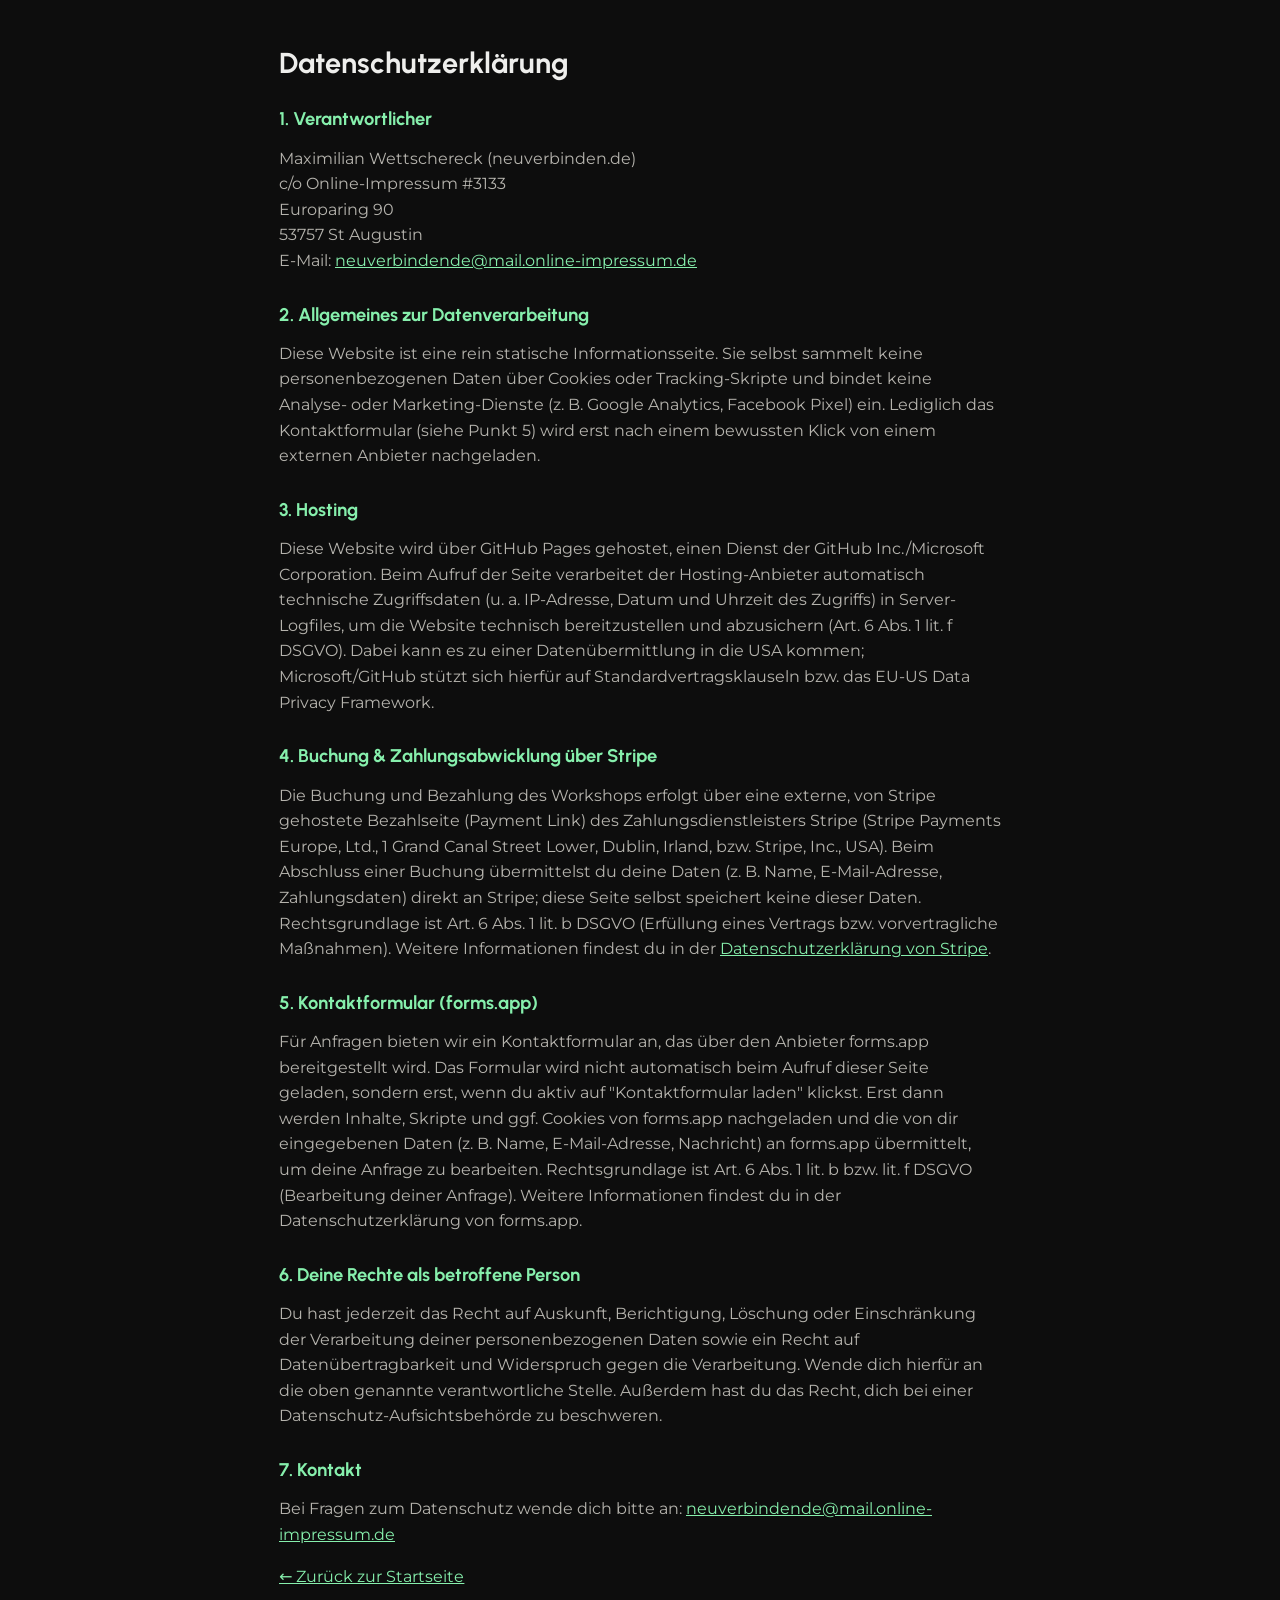
<file: datenschutz.html>
<!doctype html>
<html lang="de">
<head>
<meta charset="utf-8">
<meta name="viewport" content="width=device-width, initial-scale=1">
<title>Datenschutzerklärung – Fascial Maneuvers Workshop</title>
<meta name="robots" content="noindex, nofollow">
<link rel="stylesheet" href="assets/css/style.css">
</head>
<body>
<!--
  ENTWURF – vor Veröffentlichung prüfen:
  Diese Erklärung ist kein Ersatz für Rechtsberatung. Vor dem Livegang mit
  einem Generator (z. B. e-recht24.de, Datenschutz-Generator.de) oder
  einer Rechtsanwältin/einem Rechtsanwalt gegenprüfen.
-->
<div class="legal">
  <h1>Datenschutzerklärung</h1>

  <h2>1. Verantwortlicher</h2>
  <p>
    Maximilian Wettschereck (neuverbinden.de)<br>
    c/o Online-Impressum #3133<br>
    Europaring 90<br>
    53757 St Augustin<br>
    E-Mail: <a href="mailto:neuverbindende@mail.online-impressum.de">neuverbindende@mail.online-impressum.de</a>
  </p>

  <h2>2. Allgemeines zur Datenverarbeitung</h2>
  <p>
    Diese Website ist eine rein statische Informationsseite. Sie selbst sammelt keine
    personenbezogenen Daten über Cookies oder Tracking-Skripte und bindet keine
    Analyse- oder Marketing-Dienste (z. B. Google Analytics, Facebook Pixel) ein.
    Lediglich das Kontaktformular (siehe Punkt 5) wird erst nach einem bewussten Klick
    von einem externen Anbieter nachgeladen.
  </p>

  <h2>3. Hosting</h2>
  <p>
    Diese Website wird über GitHub Pages gehostet, einen Dienst der GitHub Inc./Microsoft
    Corporation. Beim Aufruf der Seite verarbeitet der Hosting-Anbieter automatisch
    technische Zugriffsdaten (u. a. IP-Adresse, Datum und Uhrzeit des Zugriffs) in
    Server-Logfiles, um die Website technisch bereitzustellen und abzusichern
    (Art. 6 Abs. 1 lit. f DSGVO). Dabei kann es zu einer Datenübermittlung in die USA
    kommen; Microsoft/GitHub stützt sich hierfür auf Standardvertragsklauseln bzw. das
    EU-US Data Privacy Framework.
  </p>

  <h2>4. Buchung &amp; Zahlungsabwicklung über Stripe</h2>
  <p>
    Die Buchung und Bezahlung des Workshops erfolgt über eine externe, von Stripe
    gehostete Bezahlseite (Payment Link) des Zahlungsdienstleisters Stripe
    (Stripe Payments Europe, Ltd., 1 Grand Canal Street Lower, Dublin, Irland, bzw.
    Stripe, Inc., USA). Beim Abschluss einer Buchung übermittelst du deine Daten
    (z. B. Name, E-Mail-Adresse, Zahlungsdaten) direkt an Stripe; diese Seite selbst
    speichert keine dieser Daten. Rechtsgrundlage ist Art. 6 Abs. 1 lit. b DSGVO
    (Erfüllung eines Vertrags bzw. vorvertragliche Maßnahmen). Weitere Informationen
    findest du in der
    <a href="https://stripe.com/de/privacy" target="_blank" rel="noopener">Datenschutzerklärung von Stripe</a>.
  </p>

  <h2>5. Kontaktformular (forms.app)</h2>
  <p>
    Für Anfragen bieten wir ein Kontaktformular an, das über den Anbieter forms.app
    bereitgestellt wird. Das Formular wird nicht automatisch beim Aufruf dieser Seite
    geladen, sondern erst, wenn du aktiv auf "Kontaktformular laden" klickst. Erst dann
    werden Inhalte, Skripte und ggf. Cookies von forms.app nachgeladen und die von dir
    eingegebenen Daten (z. B. Name, E-Mail-Adresse, Nachricht) an forms.app übermittelt,
    um deine Anfrage zu bearbeiten. Rechtsgrundlage ist Art. 6 Abs. 1 lit. b bzw.
    lit. f DSGVO (Bearbeitung deiner Anfrage). Weitere Informationen findest du in der
    Datenschutzerklärung von forms.app.
  </p>

  <h2>6. Deine Rechte als betroffene Person</h2>
  <p>
    Du hast jederzeit das Recht auf Auskunft, Berichtigung, Löschung oder Einschränkung
    der Verarbeitung deiner personenbezogenen Daten sowie ein Recht auf
    Datenübertragbarkeit und Widerspruch gegen die Verarbeitung. Wende dich hierfür an
    die oben genannte verantwortliche Stelle. Außerdem hast du das Recht, dich bei einer
    Datenschutz-Aufsichtsbehörde zu beschweren.
  </p>

  <h2>7. Kontakt</h2>
  <p>
    Bei Fragen zum Datenschutz wende dich bitte an: <a href="mailto:neuverbindende@mail.online-impressum.de">neuverbindende@mail.online-impressum.de</a>
  </p>

  <p><a href="index.html">← Zurück zur Startseite</a></p>
</div>
</body>
</html>
</file>
<file: assets/css/style.css>
@font-face {
  font-family: "Montserrat";
  font-style: normal;
  font-weight: 400;
  font-display: swap;
  src: url("../fonts/montserrat-400.woff2") format("woff2");
}
@font-face {
  font-family: "Montserrat";
  font-style: normal;
  font-weight: 600;
  font-display: swap;
  src: url("../fonts/montserrat-600.woff2") format("woff2");
}
@font-face {
  font-family: "Montserrat";
  font-style: normal;
  font-weight: 700;
  font-display: swap;
  src: url("../fonts/montserrat-700.woff2") format("woff2");
}
@font-face {
  font-family: "Urbanist";
  font-style: normal;
  font-weight: 400;
  font-display: swap;
  src: url("../fonts/urbanist-400.woff2") format("woff2");
}
@font-face {
  font-family: "Urbanist";
  font-style: normal;
  font-weight: 700;
  font-display: swap;
  src: url("../fonts/urbanist-700.woff2") format("woff2");
}

:root {
  --bg: #0d0d0d;
  --bg-elevated: #171717;
  --bg-card: #1a1a1a;
  --border: #2a2a28;
  --text: #eeeeec;
  --text-muted: #b5b3ad;
  --text-dim: #7c7b74;
  --mint: #4ade80;
  --mint-bright: #86efac;
  --mint-glow: rgba(134, 239, 172, 0.35);
  --amber: #f76b15;
  --amber-bright: #ff9a4d;
  --max-width: 1160px;
  --radius-s: 10px;
  --radius-m: 16px;
  --radius-cut: 4px 18px 4px 18px;
}

* {
  box-sizing: border-box;
}

html {
  scroll-behavior: smooth;
}

body {
  margin: 0;
  font-family: "Montserrat", ui-sans-serif, system-ui, sans-serif;
  background: var(--bg);
  color: var(--text);
  line-height: 1.6;
  -webkit-font-smoothing: antialiased;
}

h1, h2, h3, h4 {
  font-family: "Urbanist", ui-sans-serif, system-ui, sans-serif;
  font-weight: 700;
  line-height: 1.05;
  margin: 0;
}

.display {
  font-family: "Urbanist", ui-sans-serif, system-ui, sans-serif;
  font-weight: 700;
  letter-spacing: -0.02em;
  line-height: 1.05;
}

img {
  max-width: 100%;
  display: block;
}

a {
  color: inherit;
}

.container {
  max-width: var(--max-width);
  margin: 0 auto;
  padding: 0 1.5rem;
}

/* signature texture: crossing fascia-fiber mesh (own mark, not HG's diagonal hatch) */
.texture {
  position: relative;
}

.texture::before {
  content: "";
  position: absolute;
  inset: 0;
  pointer-events: none;
  background-image: url("data:image/svg+xml,%3Csvg xmlns='http://www.w3.org/2000/svg' width='170' height='170' viewBox='0 0 170 170'%3E%3Cg fill='none' stroke='%2386efac' stroke-width='1.3'%3E%3Cg stroke-opacity='0.065' transform='rotate(32 85 85)'%3E%3Cpath d='M-40 30 Q 5 5 50 30 T 140 30 T 230 30'/%3E%3Cpath d='M-40 85 Q 5 60 50 85 T 140 85 T 230 85'/%3E%3Cpath d='M-40 140 Q 5 115 50 140 T 140 140 T 230 140'/%3E%3C/g%3E%3Cg stroke-opacity='0.05' transform='rotate(-32 85 85)'%3E%3Cpath d='M-40 30 Q 5 5 50 30 T 140 30 T 230 30'/%3E%3Cpath d='M-40 85 Q 5 60 50 85 T 140 85 T 230 85'/%3E%3Cpath d='M-40 140 Q 5 115 50 140 T 140 140 T 230 140'/%3E%3C/g%3E%3C/g%3E%3C/svg%3E");
  background-repeat: repeat;
}

.eyebrow {
  display: inline-flex;
  align-items: center;
  gap: 0.5rem;
  color: var(--mint-bright);
  font-weight: 700;
  letter-spacing: 0.14em;
  text-transform: uppercase;
  font-size: 0.85rem;
}

.eyebrow::before {
  content: "";
  width: 8px;
  height: 8px;
  border-radius: 50%;
  background: var(--mint-bright);
  box-shadow: 0 0 12px var(--mint-glow);
}

.btn {
  display: inline-flex;
  align-items: center;
  justify-content: center;
  gap: 0.5rem;
  padding: 1rem 2.1rem;
  border-radius: var(--radius-cut);
  font-family: "Urbanist", sans-serif;
  font-weight: 700;
  font-size: 1rem;
  text-decoration: none;
  border: 1px solid transparent;
  transition: transform 0.15s ease, box-shadow 0.15s ease, background 0.15s ease;
  cursor: pointer;
}

.btn:focus-visible {
  outline: 2px solid var(--mint-bright);
  outline-offset: 2px;
}

.btn-primary {
  background: var(--mint-bright);
  color: #0d0d0d;
}

.btn-primary:hover {
  background: var(--mint);
  box-shadow: 0 8px 30px var(--mint-glow);
  transform: translateY(-2px);
}

.btn-ghost {
  background: transparent;
  color: var(--text);
  border-color: var(--border);
}

.btn-ghost:hover {
  border-color: var(--mint-bright);
  color: var(--mint-bright);
}

/* Nav */
.nav {
  position: sticky;
  top: 0;
  z-index: 50;
  background: rgba(13, 13, 13, 0.75);
  backdrop-filter: blur(10px);
  border-bottom: 1px solid var(--border);
}

.nav .container {
  display: flex;
  align-items: center;
  justify-content: space-between;
  padding: 1rem 1.5rem;
}

.nav-brand {
  font-family: "Urbanist", sans-serif;
  font-weight: 700;
  letter-spacing: 0.02em;
  font-size: 1.1rem;
}

.nav-brand span {
  color: var(--mint-bright);
}

.nav a.btn {
  padding: 0.7rem 1.4rem;
  font-size: 0.9rem;
}

/* Hero */
.hero-video-section {
  position: relative;
  overflow: hidden;
  min-height: 92vh;
  display: flex;
  align-items: center;
  padding: 5rem 0;
  color: var(--text);
}

.hero-video-bg {
  position: absolute;
  inset: 0;
  width: 100%;
  height: 100%;
  object-fit: cover;
  z-index: 0;
  filter: grayscale(15%) brightness(0.55);
}

.hero-overlay {
  position: absolute;
  inset: 0;
  z-index: 1;
  background:
    radial-gradient(ellipse at 30% 20%, rgba(74, 222, 128, 0.05), transparent 55%),
    linear-gradient(180deg, rgba(13, 13, 13, 0.55) 0%, rgba(13, 13, 13, 0.88) 65%, #0d0d0d 100%);
}

.hero-content {
  position: relative;
  z-index: 2;
  max-width: 680px;
}

/* corner brackets: our own "hands-on precision" mark, replaces HG's full-bleed edge treatment */
.hero-video-section::before,
.hero-video-section::after {
  content: "";
  position: absolute;
  z-index: 2;
  width: 64px;
  height: 64px;
  pointer-events: none;
  opacity: 0.55;
}

.hero-video-section::before {
  top: 2rem;
  left: 1.5rem;
  border-top: 2px solid var(--mint-bright);
  border-left: 2px solid var(--mint-bright);
}

.hero-video-section::after {
  bottom: 2rem;
  right: 1.5rem;
  border-bottom: 2px solid var(--mint-bright);
  border-right: 2px solid var(--mint-bright);
}

@media (max-width: 800px) {
  .hero-video-section::before,
  .hero-video-section::after {
    width: 40px;
    height: 40px;
  }
}

@media (prefers-reduced-motion: reduce) {
  .hero-video-bg {
    display: none;
  }
}

.hero-eyebrow {
  display: inline-flex;
  align-items: center;
  gap: 0.5rem;
  color: var(--mint-bright);
  font-weight: 700;
  letter-spacing: 0.14em;
  text-transform: uppercase;
  font-size: 0.85rem;
}

.hero-eyebrow::before {
  content: "";
  width: 8px;
  height: 8px;
  border-radius: 50%;
  background: var(--mint-bright);
  box-shadow: 0 0 12px var(--mint-glow);
}

.hero h1 {
  font-size: clamp(2.8rem, 6.5vw, 5rem);
  color: var(--text);
  margin: 0.9rem 0 1.1rem;
  letter-spacing: -0.02em;
}

.hero h2.display {
  font-size: clamp(1.3rem, 2.8vw, 1.75rem);
  color: var(--mint-bright);
  font-weight: 700;
  margin: 0 0 1rem;
  padding-bottom: 0.85rem;
  position: relative;
}

.hero h2.display::after {
  content: "";
  position: absolute;
  left: 0;
  bottom: 0;
  width: 56px;
  height: 3px;
  background: var(--mint-bright);
  border-radius: 2px;
}

.hero p {
  font-size: 1.08rem;
  max-width: 52ch;
  color: var(--text-muted);
}

.hero-tagline {
  font-family: "Urbanist", sans-serif;
  color: var(--mint-bright);
  font-weight: 700;
  font-size: 1.3rem;
  margin: 0 0 2rem;
}

.hero-facts {
  display: flex;
  flex-wrap: wrap;
  gap: 0.6rem 1.5rem;
  margin: 1.6rem 0 1.2rem;
  font-size: 1.08rem;
  color: var(--text-muted);
}

.photo-strip {
  display: grid;
  grid-template-columns: repeat(3, 1fr);
  gap: 1rem;
}

.photo-strip img {
  border-radius: var(--radius-m);
  object-fit: cover;
  width: 100%;
  aspect-ratio: 4 / 3;
  border: 1px solid var(--border);
  filter: saturate(92%) contrast(1.04);
  transition: filter 0.25s ease;
}

.photo-strip img:hover {
  filter: saturate(100%) contrast(1);
}

/* Was dich erwartet */
.section {
  padding: 5rem 0;
}

.section-title {
  text-align: center;
  font-size: clamp(1.8rem, 3.5vw, 2.4rem);
  margin-bottom: 3rem;
}

.section-eyebrow {
  text-align: center;
  display: block;
  margin-bottom: 0.75rem;
}

.features {
  display: grid;
  grid-template-columns: repeat(3, 1fr);
  gap: 1.5rem;
}

.feature {
  background: var(--bg-card);
  border: 1px solid var(--border);
  border-left: 3px solid var(--mint-bright);
  border-radius: var(--radius-m);
  padding: 2.2rem 1.8rem 2.2rem 1.6rem;
  text-align: left;
  transition: border-left-color 0.2s ease, transform 0.2s ease;
}

.feature:hover {
  border-left-color: var(--amber-bright);
  transform: translateY(-3px);
}

.feature-icon {
  width: 52px;
  height: 52px;
  border-radius: var(--radius-cut);
  background: rgba(74, 222, 128, 0.12);
  color: var(--mint-bright);
  display: flex;
  align-items: center;
  justify-content: center;
  margin: 0 0 1.3rem;
  font-size: 1.6rem;
}

.feature h3 {
  font-size: 1.15rem;
  margin-bottom: 0.6rem;
}

.feature p {
  font-size: 0.98rem;
  color: var(--text-muted);
}

/* Trust strip */
.trust-strip {
  border-top: 1px solid var(--border);
  border-bottom: 1px solid var(--border);
  background: var(--bg-elevated);
  padding: 2.5rem 0;
}

.coach-row {
  display: flex;
  align-items: flex-start;
  justify-content: center;
  gap: 2.25rem;
  flex-wrap: nowrap;
}

/* fixed, equal-width slot for both logos so the row stays symmetric
   around the center photo — the wider "Certified Coach" logo simply
   fills more of its slot than the narrower "Coach" logo does */
.coach-logo-box {
  display: flex;
  align-items: center;
  justify-content: center;
  flex: 0 0 auto;
  width: 156px;
  height: 84px;
}

.trust-logo {
  height: 44px;
  width: auto;
  max-width: none;
  opacity: 0.85;
}

.coach {
  display: flex;
  flex-direction: column;
  align-items: center;
  gap: 0.6rem;
  flex: 0 0 auto;
}

@media (max-width: 800px) {
  .coach-row {
    justify-content: flex-start;
    overflow-x: auto;
    -webkit-overflow-scrolling: touch;
    scroll-snap-type: x proximity;
    gap: 1.5rem;
    margin: 0 -1.5rem;
    padding: 0.25rem 1.5rem 0.75rem;
    scrollbar-width: none;
  }

  .coach-row::-webkit-scrollbar {
    display: none;
  }

  .coach-row > * {
    scroll-snap-align: center;
  }

  .coach-logo-box {
    width: 120px;
  }
}

/* fixed-height slot so photos/logos of different sizes still share one
   center line, and the names below always start at the same offset */
.coach-slot {
  display: flex;
  align-items: center;
  justify-content: center;
  height: 94px;
}

.coach-photo {
  display: block;
  width: 84px;
  height: 84px;
  border-radius: 50%;
  overflow: hidden;
  border: 2px solid var(--mint-bright);
  flex-shrink: 0;
}

.coach--lead .coach-photo {
  width: 94px;
  height: 94px;
}

.coach-photo img {
  width: 100%;
  height: 100%;
  object-fit: cover;
}

.coach-name {
  font-family: "Urbanist", sans-serif;
  font-weight: 700;
  font-size: 0.9rem;
  color: var(--text);
}

/* Statement */
.statement {
  padding: 6rem 0;
  text-align: center;
  background: var(--bg);
}

.statement .container {
  max-width: 760px;
}

.statement p.lede {
  color: var(--text-muted);
  font-size: 1.15rem;
  margin-bottom: 1.75rem;
}

.statement p.big {
  font-family: "Urbanist", sans-serif;
  font-weight: 700;
  font-size: clamp(1.6rem, 3.6vw, 2.4rem);
  line-height: 1.25;
}

.statement p.big .hl {
  color: var(--mint-bright);
}

.statement p.support {
  font-size: 1.1rem;
  color: var(--text-muted);
  margin-top: 1.25rem;
}

.statement p.support-strong {
  font-family: "Urbanist", sans-serif;
  font-weight: 700;
  color: var(--mint-bright);
}

.statement .btn {
  margin-top: 2rem;
}

/* Contact embed */
.contact-embed {
  text-align: center;
  background: var(--bg-card);
  border: 1px solid var(--border);
  border-radius: var(--radius-m);
  padding: 3rem 1.5rem;
}

.contact-embed iframe {
  width: 100%;
  min-height: 720px;
  border: 0;
  border-radius: var(--radius-s);
}

.contact-hint {
  margin: 1rem 0 0;
  font-size: 0.85rem;
  color: var(--text-dim);
}

/* Testimonials */
.swipe-hint {
  display: none;
  text-align: center;
  align-items: center;
  justify-content: center;
  gap: 0.5rem;
  font-size: 0.85rem;
  color: var(--text-dim);
  margin: -1.5rem 0 1.75rem;
}

/* horizontally scrollable on every screen size, so extra testimonials
   never leave an orphan card stranded in its own row */
.testimonials {
  display: flex;
  gap: 1.5rem;
  overflow-x: auto;
  scroll-snap-type: x proximity;
  padding-bottom: 0.5rem;
}

.testimonial-card {
  flex: 0 0 340px;
  scroll-snap-align: start;
  margin: 0;
  background: var(--bg-card);
  border: 1px solid var(--border);
  border-left: 3px solid var(--mint-bright);
  border-radius: var(--radius-m);
  padding: 2rem 2rem 2rem 1.8rem;
  display: flex;
  flex-direction: column;
  gap: 1.4rem;
}

.testimonial-card blockquote {
  margin: 0;
  font-size: 1.02rem;
  font-style: italic;
  color: var(--text);
  line-height: 1.55;
  position: relative;
  padding-left: 1.5rem;
}

.testimonial-card blockquote::before {
  content: "\201C";
  position: absolute;
  left: -0.35rem;
  top: -0.7rem;
  font-size: 2.6rem;
  font-style: normal;
  color: var(--mint-bright);
  line-height: 1;
}

.testimonial-card figcaption {
  display: flex;
  align-items: center;
  gap: 0.85rem;
  font-style: normal;
}

.testimonial-avatar {
  width: 44px;
  height: 44px;
  flex-shrink: 0;
  border-radius: 50%;
  background: rgba(74, 222, 128, 0.15);
  color: var(--mint-bright);
  display: flex;
  align-items: center;
  justify-content: center;
  font-weight: 700;
  overflow: hidden;
}

.testimonial-avatar img {
  width: 100%;
  height: 100%;
  object-fit: cover;
}

.testimonial-name {
  display: block;
  font-weight: 700;
  font-size: 0.95rem;
}

.testimonial-role {
  display: block;
  font-size: 0.85rem;
  color: var(--text-dim);
}

@media (max-width: 800px) {
  .swipe-hint {
    display: flex;
  }

  .testimonials {
    scroll-snap-type: x mandatory;
    margin: 0 -1.5rem;
    padding: 0.25rem 1.5rem 0.75rem;
    scrollbar-width: none;
  }

  .testimonials::-webkit-scrollbar {
    display: none;
  }

  .testimonial-card {
    flex: 0 0 85%;
    scroll-snap-align: center;
  }
}

/* FAQ */
.faq {
  max-width: 720px;
  margin: 0 auto;
}

.faq-item {
  border-bottom: 1px solid var(--border);
  padding: 1.3rem 0;
}

.faq-item summary {
  cursor: pointer;
  list-style: none;
  display: flex;
  justify-content: space-between;
  align-items: center;
  gap: 1rem;
  font-family: "Urbanist", sans-serif;
  font-weight: 700;
  font-size: 1.05rem;
}

.faq-item summary::-webkit-details-marker {
  display: none;
}

.faq-item summary::after {
  content: "+";
  color: var(--mint-bright);
  font-size: 1.5rem;
  font-weight: 700;
  flex-shrink: 0;
}

.faq-item[open] summary::after {
  content: "\2212";
}

.faq-item p {
  margin: 1rem 0 0;
  color: var(--text-muted);
}

/* Info bar */
.info-bar {
  background:
    radial-gradient(ellipse at 50% 0%, rgba(74, 222, 128, 0.1), transparent 65%),
    var(--bg-elevated);
  border-top: 1px solid var(--border);
  border-bottom: 1px solid var(--border);
}

.info-bar .container {
  display: flex;
  flex-wrap: wrap;
  justify-content: center;
  align-items: center;
  gap: 1rem 3rem;
  padding: 2.75rem 1.5rem;
  font-family: "Urbanist", sans-serif;
  font-weight: 700;
  font-size: clamp(1.05rem, 2vw, 1.35rem);
  letter-spacing: 0.01em;
}

.info-bar .info-item {
  display: flex;
  align-items: center;
  gap: 0.85rem;
}

.info-bar .icon {
  color: var(--mint-bright);
  font-size: 1.5rem;
}

/* Booking */
.booking {
  position: relative;
  text-align: center;
  padding: 6rem 0;
  background:
    radial-gradient(ellipse at 50% 0%, rgba(74, 222, 128, 0.14), transparent 60%),
    var(--bg-elevated);
  border-top: 1px solid var(--border);
  border-bottom: 1px solid var(--border);
  overflow: hidden;
}

.booking .container {
  position: relative;
  z-index: 1;
  max-width: 640px;
}

.booking h2 {
  font-size: clamp(2rem, 4vw, 2.6rem);
  margin-bottom: 1rem;
}

.booking p {
  color: var(--text-muted);
  max-width: 50ch;
  margin: 0 auto 2.2rem;
}

/* Footer */
footer {
  background: #000;
  color: var(--text-dim);
  padding: 3rem 0;
  font-size: 0.9rem;
}

footer .footer-inner {
  display: flex;
  flex-wrap: wrap;
  justify-content: space-between;
  align-items: center;
  gap: 1.5rem;
}

footer .footer-links a {
  text-decoration: none;
  margin-right: 1.5rem;
}

footer .footer-links a:hover {
  color: var(--mint-bright);
}

footer img.footer-logo {
  height: 44px;
  width: auto;
}

/* Legal pages (Datenschutz) */
.legal {
  max-width: 70ch;
  margin: 0 auto;
  padding: 3rem 1.5rem 4rem;
}

.legal h1 {
  font-size: 1.8rem;
  margin-bottom: 1.5rem;
}

.legal h2 {
  font-size: 1.15rem;
  margin-top: 2rem;
  color: var(--mint-bright);
}

.legal p {
  color: var(--text-muted);
}

.legal a {
  color: var(--mint-bright);
}

@media (max-width: 800px) {
  .hero-video-section {
    min-height: auto;
    padding: 4rem 0 3rem;
  }

  .features {
    grid-template-columns: 1fr;
  }

  .photo-strip {
    grid-template-columns: 1fr;
  }

  footer .footer-inner {
    flex-direction: column;
    text-align: center;
  }
}
</file>
